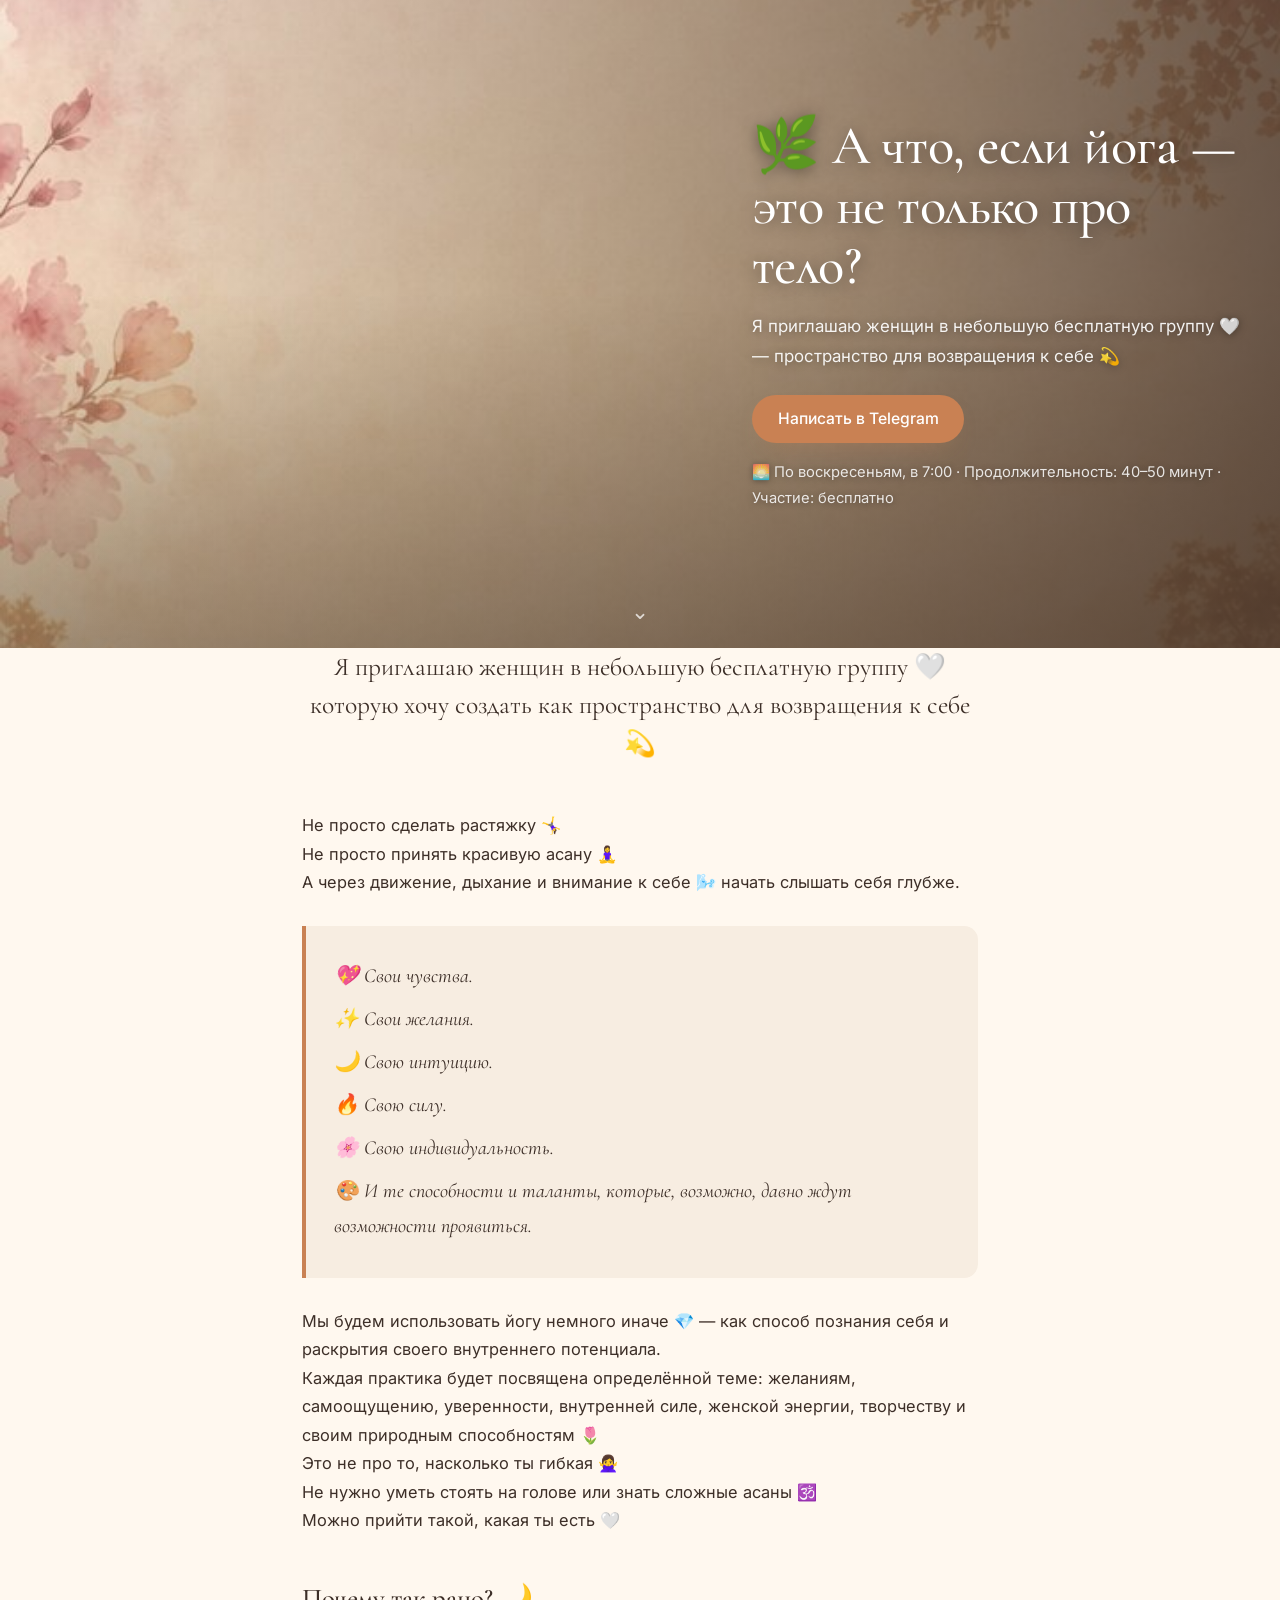
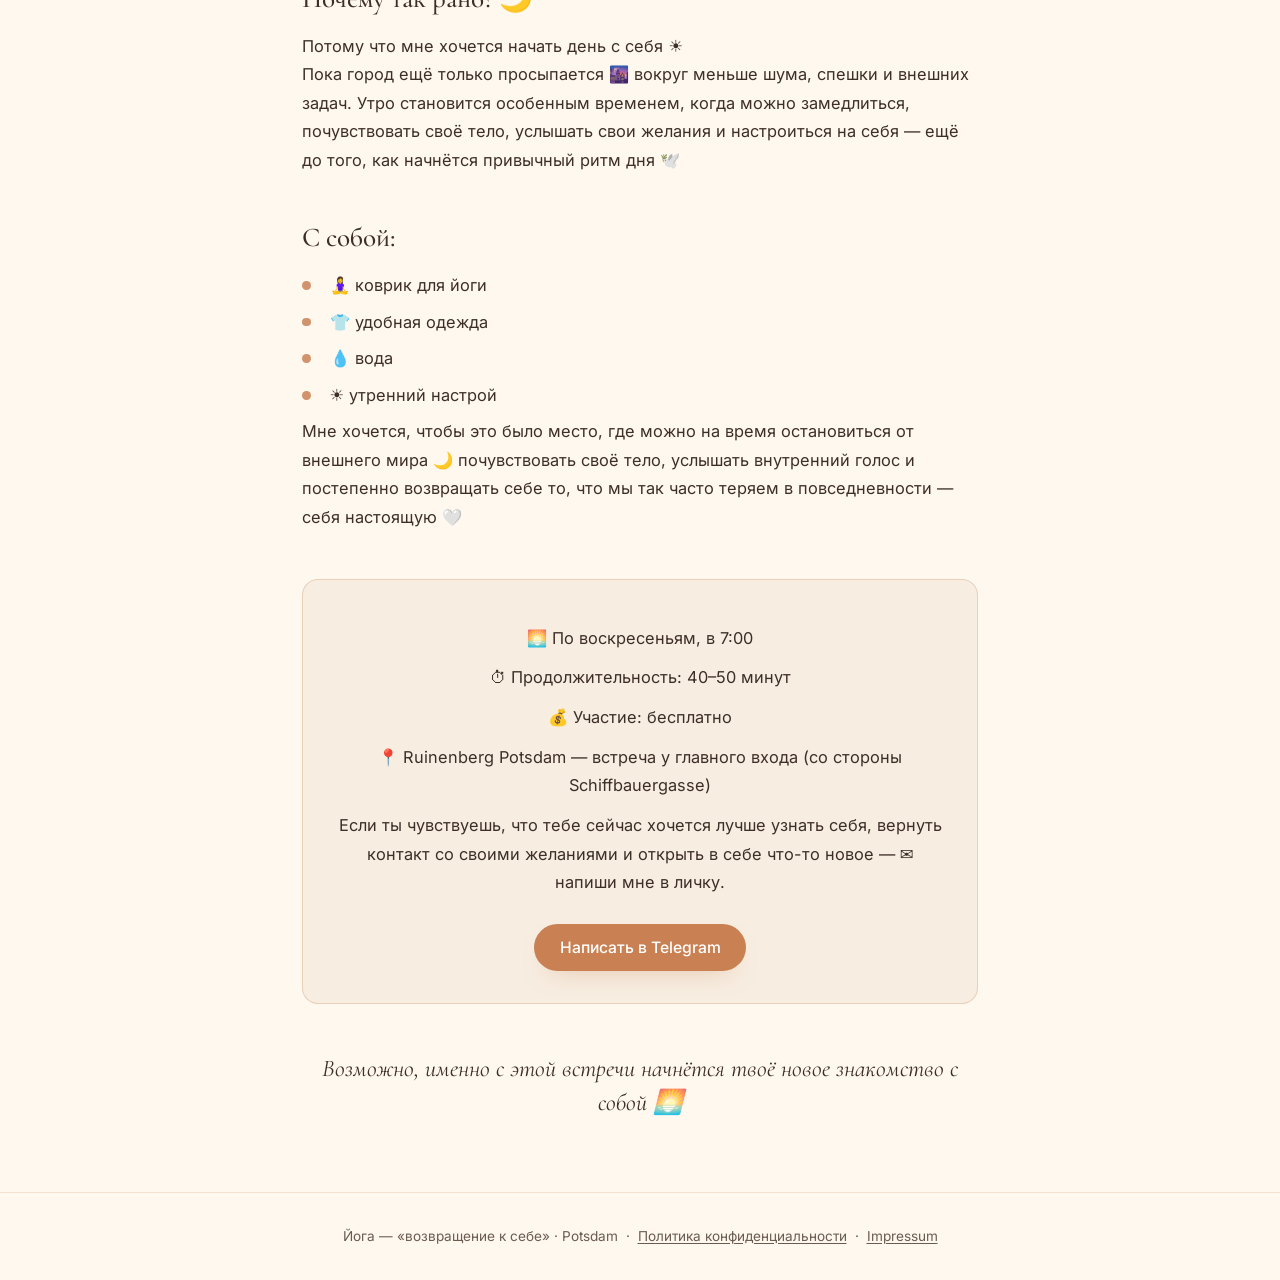
<file: index.html>
<!DOCTYPE html>
<html lang="ru">
<head>
<meta charset="UTF-8">
<meta name="viewport" content="width=device-width, initial-scale=1.0">
<meta http-equiv="Content-Security-Policy" content="default-src 'self'; style-src 'self' 'unsafe-inline'; img-src 'self' data:; font-src 'self'; script-src 'none'">
<title>Йога — возвращение к себе · Potsdam</title>
<meta name="description" content="Бесплатные уличные занятия йогой для женщин в Потсдаме. Возвращение к себе: движение, дыхание, внимание к себе. Тёплая практика в парке, не фитнес.">
<link rel="canonical" href="https://zedxter.github.io/k-sebe-yoga/" />
<script type="application/ld+json">
{
  "@context": "https://schema.org",
  "@type": "Event",
  "name": "Йога — возвращение к себе",
  "description": "Бесплатные уличные занятия йогой для женщин в Потсдаме. Возвращение к себе: движение, дыхание, внимание к себе.",
  "eventSchedule": {
    "@type": "Schedule",
    "byDay": "https://schema.org/Sunday",
    "startTime": "07:00",
    "duration": "PT50M"
  },
  "location": {
    "@type": "Place",
    "name": "Ruinenberg, Potsdam",
    "address": {
      "@type": "PostalAddress",
      "addressLocality": "Potsdam",
      "addressCountry": "DE"
    }
  },
  "organizer": {
    "@type": "Person",
    "name": "Йога - возвращение к себе",
    "url": "https://t.me/Yulia_yoga_innere_balance"
  },
  "offers": {
    "@type": "Offer",
    "price": "0",
    "priceCurrency": "EUR",
    "availability": "https://schema.org/InStock"
  }
}
</script>
<!-- Open Graph -->
<meta property="og:title" content="Йога — возвращение к себе · Potsdam">
<meta property="og:description" content="Бесплатные уличные занятия йогой для женщин в Потсдаме. Возвращение к себе: движение, дыхание, внимание к себе. Тёплая практика в парке, не фитнес.">
<meta property="og:image" content="https://zedxter.github.io/k-sebe-yoga/hero-wide.jpg">
<meta property="og:url" content="https://zedxter.github.io/k-sebe-yoga/">
<meta property="og:type" content="website">
<meta property="og:locale" content="ru_RU">
<!-- Twitter Card -->
<meta name="twitter:card" content="summary_large_image">
<meta name="twitter:title" content="Йога — возвращение к себе · Potsdam">
<meta name="twitter:description" content="Бесплатные уличные занятия йогой для женщин в Потсдаме. Возвращение к себе: движение, дыхание, внимание к себе. Тёплая практика в парке, не фитнес.">
<meta name="twitter:image" content="https://zedxter.github.io/k-sebe-yoga/hero-wide.jpg">
<!-- Cormorant Garamond (serif, премиальный) + Inter (sans-тело) — дизайн-система k-sebe-yoga -->
<link rel="preconnect" href="https://fonts.googleapis.com">
<link rel="preconnect" href="https://fonts.gstatic.com" crossorigin>
<link href="https://fonts.googleapis.com/css2?family=Cormorant+Garamond:ital,wght@0,400;0,500;0,600;1,400;1,500&family=Inter:wght@400;500;600&display=swap" rel="stylesheet">
<link rel="stylesheet" href="design.css">
<link rel="icon" type="image/svg+xml" href="data:image/svg+xml,%3Csvg xmlns='http://www.w3.org/2000/svg' viewBox='0 0 100 100'%3E%3Ccircle cx='50' cy='50' r='45' fill='%23C98153'/%3E%3Cpath d='M50 25 Q55 40 60 45 Q70 55 60 65 Q55 70 50 75 Q45 70 40 65 Q30 55 40 45 Q45 40 50 25Z' fill='%23FFF8EF' opacity='.9'/%3E%3C/svg%3E">
<style>
  /* ========== @font-face: Cormorant Garamond (serif) ========== */
  /* cyrillic-ext: normal 400/500/600, italic 400/500 */
  @font-face{font-family:'Cormorant Garamond';font-style:normal;font-weight:400;font-display:swap;src:url('frontend/fonts/CormorantGaramond-normal-cyrillic.woff2') format('woff2');unicode-range:U+0460-052F,U+1C80-1C8A,U+20B4,U+2DE0-2DFF,U+A640-A69F,U+FE2E-FE2F;}
  @font-face{font-family:'Cormorant Garamond';font-style:normal;font-weight:500;font-display:swap;src:url('frontend/fonts/CormorantGaramond-normal-cyrillic.woff2') format('woff2');unicode-range:U+0460-052F,U+1C80-1C8A,U+20B4,U+2DE0-2DFF,U+A640-A69F,U+FE2E-FE2F;}
  @font-face{font-family:'Cormorant Garamond';font-style:normal;font-weight:600;font-display:swap;src:url('frontend/fonts/CormorantGaramond-normal-cyrillic.woff2') format('woff2');unicode-range:U+0460-052F,U+1C80-1C8A,U+20B4,U+2DE0-2DFF,U+A640-A69F,U+FE2E-FE2F;}
  @font-face{font-family:'Cormorant Garamond';font-style:italic;font-weight:400;font-display:swap;src:url('frontend/fonts/CormorantGaramond-italic-cyrillic-ext.woff2') format('woff2');unicode-range:U+0460-052F,U+1C80-1C8A,U+20B4,U+2DE0-2DFF,U+A640-A69F,U+FE2E-FE2F;}
  @font-face{font-family:'Cormorant Garamond';font-style:italic;font-weight:500;font-display:swap;src:url('frontend/fonts/CormorantGaramond-italic-cyrillic-ext.woff2') format('woff2');unicode-range:U+0460-052F,U+1C80-1C8A,U+20B4,U+2DE0-2DFF,U+A640-A69F,U+FE2E-FE2F;}
  /* cyrillic: normal 400/500/600, italic 400/500 */
  @font-face{font-family:'Cormorant Garamond';font-style:normal;font-weight:400;font-display:swap;src:url('frontend/fonts/CormorantGaramond-normal-cyrillic.woff2') format('woff2');unicode-range:U+0301,U+0400-045F,U+0490-0491,U+04B0-04B1,U+2116;}
  @font-face{font-family:'Cormorant Garamond';font-style:normal;font-weight:500;font-display:swap;src:url('frontend/fonts/CormorantGaramond-normal-cyrillic.woff2') format('woff2');unicode-range:U+0301,U+0400-045F,U+0490-0491,U+04B0-04B1,U+2116;}
  @font-face{font-family:'Cormorant Garamond';font-style:normal;font-weight:600;font-display:swap;src:url('frontend/fonts/CormorantGaramond-normal-cyrillic.woff2') format('woff2');unicode-range:U+0301,U+0400-045F,U+0490-0491,U+04B0-04B1,U+2116;}
  @font-face{font-family:'Cormorant Garamond';font-style:italic;font-weight:400;font-display:swap;src:url('frontend/fonts/CormorantGaramond-italic-cyrillic.woff2') format('woff2');unicode-range:U+0301,U+0400-045F,U+0490-0491,U+04B0-04B1,U+2116;}
  @font-face{font-family:'Cormorant Garamond';font-style:italic;font-weight:500;font-display:swap;src:url('frontend/fonts/CormorantGaramond-italic-cyrillic.woff2') format('woff2');unicode-range:U+0301,U+0400-045F,U+0490-0491,U+04B0-04B1,U+2116;}
  /* latin: normal 400/500/600, italic 400/500 */
  @font-face{font-family:'Cormorant Garamond';font-style:normal;font-weight:400;font-display:swap;src:url('frontend/fonts/CormorantGaramond-normal-latin.woff2') format('woff2');unicode-range:U+0000-00FF,U+0131,U+0152-0153,U+02BB-02BC,U+02C6,U+02DA,U+02DC,U+0304,U+0308,U+0329,U+2000-206F,U+20AC,U+2122,U+2191,U+2193,U+2212,U+2215,U+FEFF,U+FFFD;}
  @font-face{font-family:'Cormorant Garamond';font-style:normal;font-weight:500;font-display:swap;src:url('frontend/fonts/CormorantGaramond-normal-latin.woff2') format('woff2');unicode-range:U+0000-00FF,U+0131,U+0152-0153,U+02BB-02BC,U+02C6,U+02DA,U+02DC,U+0304,U+0308,U+0329,U+2000-206F,U+20AC,U+2122,U+2191,U+2193,U+2212,U+2215,U+FEFF,U+FFFD;}
  @font-face{font-family:'Cormorant Garamond';font-style:normal;font-weight:600;font-display:swap;src:url('frontend/fonts/CormorantGaramond-normal-latin.woff2') format('woff2');unicode-range:U+0000-00FF,U+0131,U+0152-0153,U+02BB-02BC,U+02C6,U+02DA,U+02DC,U+0304,U+0308,U+0329,U+2000-206F,U+20AC,U+2122,U+2191,U+2193,U+2212,U+2215,U+FEFF,U+FFFD;}
  @font-face{font-family:'Cormorant Garamond';font-style:italic;font-weight:400;font-display:swap;src:url('frontend/fonts/CormorantGaramond-italic-latin.woff2') format('woff2');unicode-range:U+0000-00FF,U+0131,U+0152-0153,U+02BB-02BC,U+02C6,U+02DA,U+02DC,U+0304,U+0308,U+0329,U+2000-206F,U+20AC,U+2122,U+2191,U+2193,U+2212,U+2215,U+FEFF,U+FFFD;}
  @font-face{font-family:'Cormorant Garamond';font-style:italic;font-weight:500;font-display:swap;src:url('frontend/fonts/CormorantGaramond-italic-latin.woff2') format('woff2');unicode-range:U+0000-00FF,U+0131,U+0152-0153,U+02BB-02BC,U+02C6,U+02DA,U+02DC,U+0304,U+0308,U+0329,U+2000-206F,U+20AC,U+2122,U+2191,U+2193,U+2212,U+2215,U+FEFF,U+FFFD;}
  /* ========== @font-face: Inter (sans) ========== */
  /* cyrillic-ext: normal 400/500/600 */
  @font-face{font-family:'Inter';font-style:normal;font-weight:400;font-display:swap;src:url('frontend/fonts/Inter-cyrillic.woff2') format('woff2');unicode-range:U+0460-052F,U+1C80-1C8A,U+20B4,U+2DE0-2DFF,U+A640-A69F,U+FE2E-FE2F;}
  @font-face{font-family:'Inter';font-style:normal;font-weight:500;font-display:swap;src:url('frontend/fonts/Inter-cyrillic.woff2') format('woff2');unicode-range:U+0460-052F,U+1C80-1C8A,U+20B4,U+2DE0-2DFF,U+A640-A69F,U+FE2E-FE2F;}
  @font-face{font-family:'Inter';font-style:normal;font-weight:600;font-display:swap;src:url('frontend/fonts/Inter-cyrillic.woff2') format('woff2');unicode-range:U+0460-052F,U+1C80-1C8A,U+20B4,U+2DE0-2DFF,U+A640-A69F,U+FE2E-FE2F;}
  /* cyrillic: normal 400/500/600 */
  @font-face{font-family:'Inter';font-style:normal;font-weight:400;font-display:swap;src:url('frontend/fonts/Inter-cyrillic.woff2') format('woff2');unicode-range:U+0301,U+0400-045F,U+0490-0491,U+04B0-04B1,U+2116;}
  @font-face{font-family:'Inter';font-style:normal;font-weight:500;font-display:swap;src:url('frontend/fonts/Inter-cyrillic.woff2') format('woff2');unicode-range:U+0301,U+0400-045F,U+0490-0491,U+04B0-04B1,U+2116;}
  @font-face{font-family:'Inter';font-style:normal;font-weight:600;font-display:swap;src:url('frontend/fonts/Inter-cyrillic.woff2') format('woff2');unicode-range:U+0301,U+0400-045F,U+0490-0491,U+04B0-04B1,U+2116;}
  /* latin: normal 400/500/600 */
  @font-face{font-family:'Inter';font-style:normal;font-weight:400;font-display:swap;src:url('frontend/fonts/Inter-latin.woff2') format('woff2');unicode-range:U+0000-00FF,U+0131,U+0152-0153,U+02BB-02BC,U+02C6,U+02DA,U+02DC,U+0304,U+0308,U+0329,U+2000-206F,U+20AC,U+2122,U+2191,U+2193,U+2212,U+2215,U+FEFF,U+FFFD;}
  @font-face{font-family:'Inter';font-style:normal;font-weight:500;font-display:swap;src:url('frontend/fonts/Inter-latin.woff2') format('woff2');unicode-range:U+0000-00FF,U+0131,U+0152-0153,U+02BB-02BC,U+02C6,U+02DA,U+02DC,U+0304,U+0308,U+0329,U+2000-206F,U+20AC,U+2122,U+2191,U+2193,U+2212,U+2215,U+FEFF,U+FFFD;}
  @font-face{font-family:'Inter';font-style:normal;font-weight:600;font-display:swap;src:url('frontend/fonts/Inter-cyrillic.woff2') format('woff2');unicode-range:U+0000-00FF,U+0131,U+0152-0153,U+02BB-02BC,U+02C6,U+02DA,U+02DC,U+0304,U+0308,U+0329,U+2000-206F,U+20AC,U+2122,U+2191,U+2193,U+2212,U+2215,U+FEFF,U+FFFD;}
  :root{
    --bg:#FFF8EF;        /* мрамор-беж — фон страницы */
    --card:#F7EDE1;      /* подложка карточек */
    --ink:#3D2F28;       /* тёплый шоколад — текст */
    --muted:#6B5B50;     /* secondary — мета и footer (design.css --color-secondary) */
    --accent:#C98153;    /* терракота — ТОЛЬКО заголовки-акценты и CTA */
    --white:#FFFFFF;
    --serif:'Cormorant Garamond', Georgia, serif;
    --sans:'Inter', system-ui, -apple-system, 'Segoe UI', sans-serif;
  }
  *{box-sizing:border-box;margin:0;padding:0;}
  html{scroll-behavior:smooth;}
  html,body{overflow-x:hidden;width:100%;}
  body{
    background:var(--bg);
    color:var(--ink);
    font-family:var(--sans);
    font-size:1.02rem;
    line-height:1.75;
    -webkit-font-smoothing:antialiased;
  }
  .hero{
    position:relative;
    width:100%;
    min-height:72vh;
    display:flex;
    align-items:center;
    overflow:hidden;
  }
  .hero-img{
    position:absolute;
    inset:0;
    width:100%;
    height:100%;
    object-fit:cover;
    object-position:left 22%;
  }
  .hero-overlay{
    position:absolute;
    inset:0;
    background:linear-gradient(to right, rgba(75,55,43,0) 0%, rgba(75,55,43,.35) 45%, rgba(75,55,43,.82) 100%),
               linear-gradient(to top, rgba(75,55,43,.5), rgba(75,55,43,0) 55%);
    pointer-events:none;
  }
  .hero-copy{
    position:relative;
    z-index:2;
    max-width:560px;
    margin-left:auto;
    margin-top:auto;margin-bottom:auto;
    align-self:center;
    padding:0 2rem 1.2rem;
    text-align:left;
    color:#fff;
  }
  .hero-copy h1{
    font-family:var(--serif);
    font-weight:500;
    font-size:clamp(2rem,5vw,3.4rem);
    line-height:1.1;
    letter-spacing:-0.01em;
    margin-bottom:1rem;
    text-shadow:0 2px 16px rgba(0,0,0,.4);
  }
  .hero-sub{
    color:rgba(255,255,255,.92);
    font-size:1.05rem;
    margin-bottom:1.5rem;
    text-shadow:0 1px 8px rgba(0,0,0,.35);
  }
  .btn{
    display:inline-block;
    background:var(--accent);
    color:#fff;
    font-family:var(--sans);
    font-weight:500;
    font-size:0.98rem;
    padding:0.8rem 1.6rem;
    border-radius:999px;
    text-decoration:none;
    box-shadow:0 12px 26px -16px rgba(201,129,83,.55);
    transition:transform .15s, box-shadow .15s;
  }
  .btn:hover{transform:translateY(-2px);box-shadow:0 16px 30px -16px rgba(201,129,83,.6);}
  .btn:focus-visible{outline:2px solid var(--white);outline-offset:2px;border-radius:999px;}
  /* Строчка доверия под CTA (паттерн успешных лендингов: trust signal у первого CTA) */
  .hero-trust{
    margin-top:1.1rem;
    color:rgba(255,255,255,.85);
    font-size:0.92rem;
    font-family:var(--sans);
    text-shadow:0 1px 6px rgba(0,0,0,.35);
  }
  .scroll-hint{
    position:absolute;
    left:0;right:0;bottom:1.1rem;
    text-align:center;
    color:rgba(255,255,255,.75);
    font-size:1.35rem;
    animation:scrollbob 2s infinite;
    pointer-events:none;
    z-index:3;
  }
  @keyframes scrollbob{
    0%,100%{transform:translateY(0);opacity:.7}
    50%{transform:translateY(6px);opacity:1}
  }
  main{max-width:720px;margin:0 auto;padding:0 1.4rem 4.5rem;}
  .lead{
    font-family:var(--serif);
    font-size:clamp(1.35rem,2.6vw,1.6rem);
    line-height:1.5;
    text-align:center;
    margin-bottom:3rem;
  }
  section{margin:3rem 0;}
  h2{
    font-family:var(--serif);
    font-weight:500;
    font-size:1.7rem;
    line-height:1.2;
    margin-bottom:1rem;
    color:var(--ink);
  }
  .manifesto{
    background:var(--card);
    border-left:4px solid var(--accent);
    padding:1.6rem 1.7rem;
    margin:1.8rem 0;
    border-radius:0 14px 14px 0;
  }
  .manifesto .item{
    display:block;
    font-family:var(--serif);
    font-size:1.25rem;
    font-style:italic;
    margin:0.5rem 0;
  }
  ul.check{list-style:none;margin-top:0.8rem;}
  ul.check li{
    margin:0.5rem 0;
    padding-left:1.7rem;
    position:relative;
  }
  ul.check li::before{
    content:"";
    position:absolute;left:0;top:0.62em;
    width:0.55rem;height:0.55rem;
    background:var(--accent);
    border-radius:50%;
    opacity:.85;
  }
  .meta{color:var(--muted);line-height:1.9;}
  .notes{
    background:var(--card);
    border:1px solid rgba(201,129,83,.28);
    border-radius:16px;
    padding:2rem 1.9rem;
    margin:2.4rem 0;
    text-align:center;
  }
  .notes p{margin:0.7rem 0;}
  .notes .btn{margin:1rem auto 0;}
  .closing{
    font-family:var(--serif);
    font-size:1.5rem;
    font-style:italic;
    line-height:1.4;
    text-align:center;
    margin-top:3rem;
  }
  footer{
    text-align:center;
    padding:2rem 1rem;
    font-size:0.85rem;
    color:var(--muted);
    border-top:1px solid rgba(201,129,83,.2);
  }
footer a{
    color:var(--muted);
    text-decoration:underline;
    text-underline-offset:0.18em;
  }
  footer a:hover{color:var(--accent);}
  footer a:focus-visible{
    outline:2px solid var(--accent);
    outline-offset:3px;
  }
  @media(max-width:720px){
    .hero{min-height:0;aspect-ratio:auto;padding:0;}
    .hero-img{position:relative;inset:auto;width:100%;height:auto;object-fit:fill;object-position:initial;display:block;}
    .hero-overlay{background:linear-gradient(to bottom, rgba(75,55,43,.6) 0%, rgba(75,55,43,0) 42%);}
    .hero-copy{position:absolute;top:.9rem;left:0;right:0;max-width:none;margin:0;padding:0 1.2rem;text-align:center;width:100%;}
    .hero-copy h1{text-align:center;font-size:clamp(1.3rem,5.4vw,1.8rem);line-height:1.15;margin-bottom:.45rem;}
    .hero-sub{text-align:center;font-size:.9rem;margin-bottom:.7rem;line-height:1.4;}
    .btn{display:inline-block;width:auto;padding:.65rem 1.4rem;font-size:.9rem;}
    .hero-trust{text-align:center;font-size:.8rem;margin-top:.7rem;line-height:1.4;}
    main{padding-top:1.6rem;}
    .lead{text-align:center;}
  }
  @media(max-width:370px){
    .hero-copy{top:.7rem;padding:0 .9rem;}
    .hero-copy h1{font-size:clamp(1.05rem,5vw,1.3rem);line-height:1.15;margin-bottom:.3rem;}
    .hero-sub{font-size:.8rem;line-height:1.3;margin-bottom:.55rem;}
    .btn{padding:.55rem 1.2rem;font-size:.84rem;line-height:1.3;}
    .hero-trust{font-size:.74rem;line-height:1.3;margin-top:.5rem;}
  }
</style>
</head>
<body>

<div class="hero">
  <picture>
    <source media="(min-width:721px)" srcset="hero-wide.jpg" />
    <source media="(max-width:720px)" srcset="hero-mobile.jpg" />
    <img class="hero-img" src="hero-wide.jpg" alt="Йога — возвращение к себе" />
  </picture>
  <div class="hero-overlay"></div>
  <div class="hero-copy">
    <h1>🌿 А что, если йога — это не только про тело?</h1>
    <div class="hero-sub">Я приглашаю женщин в небольшую бесплатную группу 🤍 — пространство для возвращения к себе 💫</div>
    <a class="btn" href="https://t.me/Yulia_yoga_innere_balance">Написать в Telegram</a>
    <div class="hero-trust">🌅 По воскресеньям, в 7:00 · Продолжительность: 40–50 минут · Участие: бесплатно</div>
  </div>
  <div class="scroll-hint" aria-hidden="true">⌄</div>
</div>

<main>

  <p class="lead">Я приглашаю женщин в небольшую бесплатную группу 🤍 которую хочу создать как пространство для возвращения к себе 💫</p>

  <section>
    <p>Не просто сделать растяжку 🤸‍♀️<br>
Не просто принять красивую асану 🧘‍♀️<br>
А через движение, дыхание и внимание к себе 🌬️ начать слышать себя глубже.</p>
    <div class="manifesto">
      <span class="item">💖 Свои чувства.</span>
      <span class="item">✨ Свои желания.</span>
      <span class="item">🌙 Свою интуицию.</span>
      <span class="item">🔥 Свою силу.</span>
      <span class="item">🌸 Свою индивидуальность.</span>
      <span class="item">🎨 И те способности и таланты, которые, возможно, давно ждут возможности проявиться.</span>
    </div>
    <p>Мы будем использовать йогу немного иначе 💎 — как способ познания себя и раскрытия своего внутреннего потенциала.</p>
    <p>Каждая практика будет посвящена определённой теме: желаниям, самоощущению, уверенности, внутренней силе, женской энергии, творчеству и своим природным способностям 🌷</p>
    <p>Это не про то, насколько ты гибкая 🙅‍♀️<br>
Не нужно уметь стоять на голове или знать сложные асаны 🕉️</p>
    <p>Можно прийти такой, какая ты есть 🤍</p>
  </section>

  <section>
    <h2>Почему так рано? 🌙</h2>
    <p>Потому что мне хочется начать день с себя ☀️</p>
    <p>Пока город ещё только просыпается 🌆 вокруг меньше шума, спешки и внешних задач. Утро становится особенным временем, когда можно замедлиться, почувствовать своё тело, услышать свои желания и настроиться на себя — ещё до того, как начнётся привычный ритм дня 🕊️</p>
  </section>

  <section>
    <h2>С собой:</h2>
    <ul class="check">
      <li>🧘‍♀️ коврик для йоги</li>
      <li>👕 удобная одежда</li>
      <li>💧 вода</li>
      <li>☀️ утренний настрой</li>
    </ul>
    <p>Мне хочется, чтобы это было место, где можно на время остановиться от внешнего мира 🌙 почувствовать своё тело, услышать внутренний голос и постепенно возвращать себе то, что мы так часто теряем в повседневности — себя настоящую 🤍</p>
  </section>

  <div class="notes">
    <p>🌅 По воскресеньям, в 7:00</p>
    <p>⏱ Продолжительность: 40–50 минут</p>
    <p>💰 Участие: бесплатно</p>
    <p>📍 Ruinenberg Potsdam — встреча у главного входа (со стороны Schiffbauergasse)</p>
    <p>Если ты чувствуешь, что тебе сейчас хочется лучше узнать себя, вернуть контакт со своими желаниями и открыть в себе что-то новое — ✉️ напиши мне в личку.</p>
    <a class="btn" href="https://t.me/Yulia_yoga_innere_balance">Написать в Telegram</a>
  </div>

  <p class="closing">Возможно, именно с этой встречи начнётся твоё новое знакомство с собой 🌅</p>

</main>

<footer>
  Йога — «возвращение к себе» · Potsdam&nbsp;&nbsp;·&nbsp;&nbsp;<a href="frontend/privacy.html">Политика конфиденциальности</a>&nbsp;&nbsp;·&nbsp;&nbsp;<a href="impressum.html">Impressum</a>
</footer>

</body>
</html>
</file>
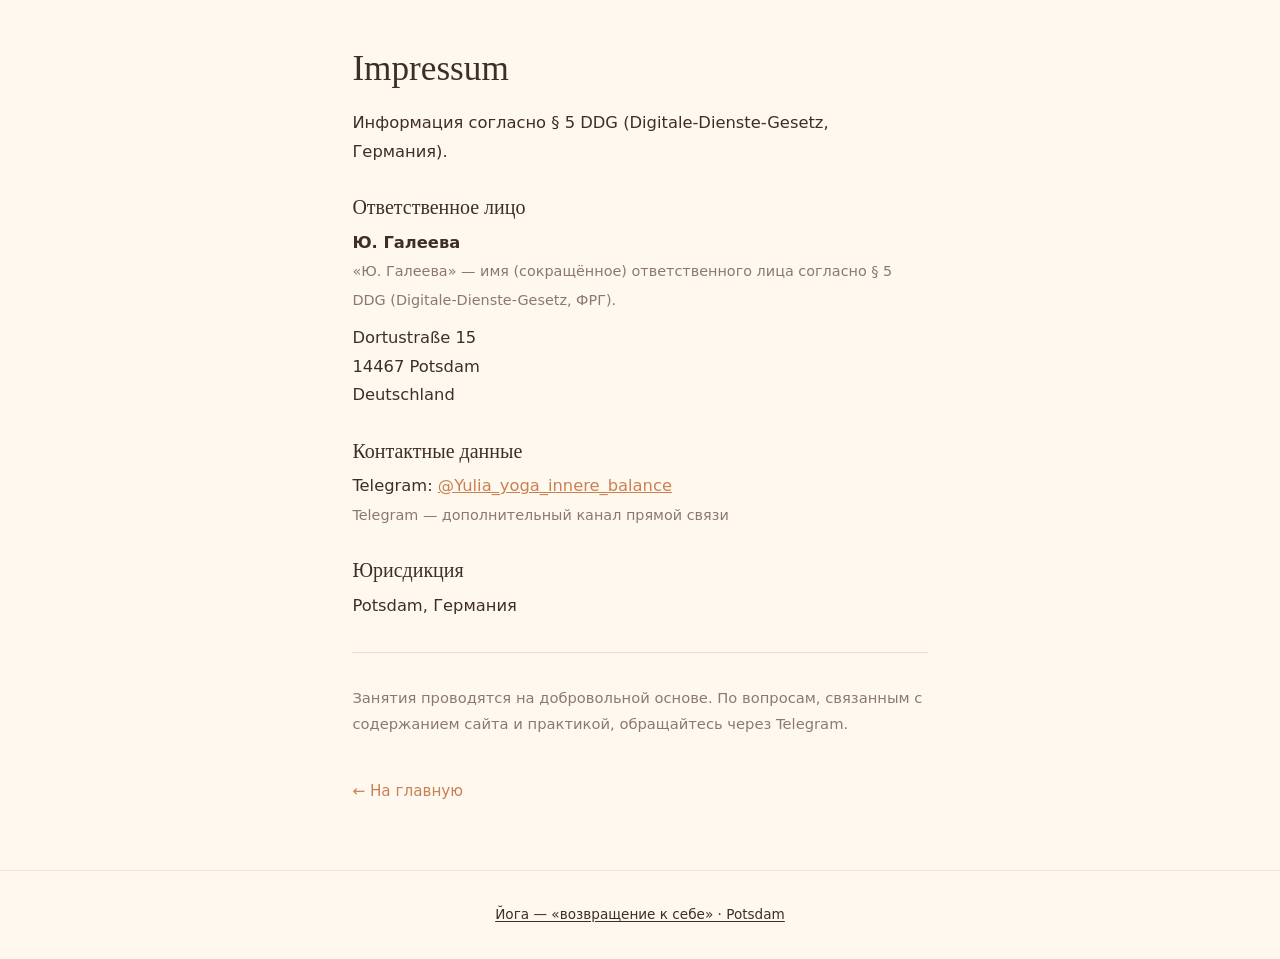
<file: impressum.html>
<!DOCTYPE html>
<html lang="de">
<head>
<meta charset="UTF-8">
<meta name="viewport" content="width=device-width, initial-scale=1.0">
<meta http-equiv="Content-Security-Policy" content="default-src 'self'; style-src 'self' 'unsafe-inline'; img-src 'self' data:; font-src 'self'; script-src 'none'">
<title>Impressum — Йога — возвращение к себе · Potsdam</title>
<meta name="description" content="Юридическая информация (Impressum) сайта йога-практики в Потсдаме.">

<style>
  :root{
    --bg:#FFF8EF;
    --card:#F7EDE1;
    --ink:#3D2F28;
    --muted:#8a7a6e;
    --accent:#C98153;
    --white:#FFFFFF;
    --serif:'Cormorant Garamond', Georgia, serif;
    --sans:'Inter', system-ui, -apple-system, 'Segoe UI', sans-serif;
  }
  *{box-sizing:border-box;margin:0;padding:0;}
  html{scroll-behavior:smooth;}
  body{
    background:var(--bg);
    color:var(--ink);
    font-family:var(--sans);
    font-size:1.02rem;
    line-height:1.75;
    -webkit-font-smoothing:antialiased;
    display:flex;
    flex-direction:column;
    min-height:100vh;
  }
  main{
    flex:1;
    max-width:620px;
    margin:0 auto;
    padding:3rem 1.4rem 4rem;
  }
  h1{
    font-family:var(--serif);
    font-weight:500;
    font-size:clamp(1.6rem,3.5vw,2.2rem);
    line-height:1.2;
    margin-bottom:1.2rem;
    color:var(--ink);
  }
  h2{
    font-family:var(--serif);
    font-weight:500;
    font-size:1.25rem;
    line-height:1.2;
    margin-top:1.8rem;
    margin-bottom:0.5rem;
    color:var(--ink);
  }
  p{margin:0.6rem 0;color:var(--ink);}
  .meta{color:var(--muted);font-size:0.9rem;}
  hr{
    border:none;
    border-top:1px solid rgba(201,129,83,.25);
    margin:2rem 0;
  }
  .back-link{
    display:inline-block;
    margin-top:2rem;
    color:var(--accent);
    text-decoration:none;
    font-size:0.95rem;
    font-weight:500;
  }
  .back-link:hover{text-decoration:underline;}
  .legal-note{
    background:var(--card);
    border-radius:12px;
    padding:1.2rem 1.5rem;
    margin-top:2rem;
    font-size:0.92rem;
    color:var(--muted);
  }
  footer{
    text-align:center;
    padding:2rem 1rem;
    font-size:0.85rem;
    color:var(--muted);
    border-top:1px solid rgba(201,129,83,.2);
  }
  footer a{
    color:var(--ink);
    text-decoration:underline;
    text-underline-offset:0.18em;
  }
  footer a:hover{color:var(--accent);}
  footer a:focus-visible{
    outline:2px solid var(--accent);
    outline-offset:3px;
  }

  @media(max-width:500px){
    main{padding:2rem 1.2rem 3rem;}
  }
</style>
</head>
<body>

<main>
  <h1>Impressum</h1>

  <p>Информация согласно §&nbsp;5 DDG (Digitale-Dienste-Gesetz, Германия).</p>

  <h2>Ответственное лицо</h2>
  <p>
    <strong>Ю. Галеева</strong><br>
    <span class="meta">«Ю. Галеева» — имя (сокращённое) ответственного лица согласно §&nbsp;5 DDG (Digitale-Dienste-Gesetz, ФРГ).</span>
  </p>
  <p>
    Dortustraße 15<br>
    14467 Potsdam<br>
    Deutschland
  </p>

  <h2>Контактные данные</h2>
  <p>
    Telegram: <a href="https://t.me/Yulia_yoga_innere_balance" style="color:var(--accent);">@Yulia_yoga_innere_balance</a><br>
    <span class="meta">Telegram — дополнительный канал прямой связи</span>
  </p>

  <h2>Юрисдикция</h2>
  <p>Potsdam, Германия</p>

  <hr>

  <p style="font-size:0.92rem;color:var(--muted);">
    Занятия проводятся на добровольной основе. По вопросам, связанным с содержанием сайта и практикой, обращайтесь через Telegram.
  </p>

  <a class="back-link" href="index.html">← На главную</a>
</main>

<footer>
  <a href="index.html">Йога — «возвращение к себе» · Potsdam</a>
</footer>

</body>
</html>
</file>
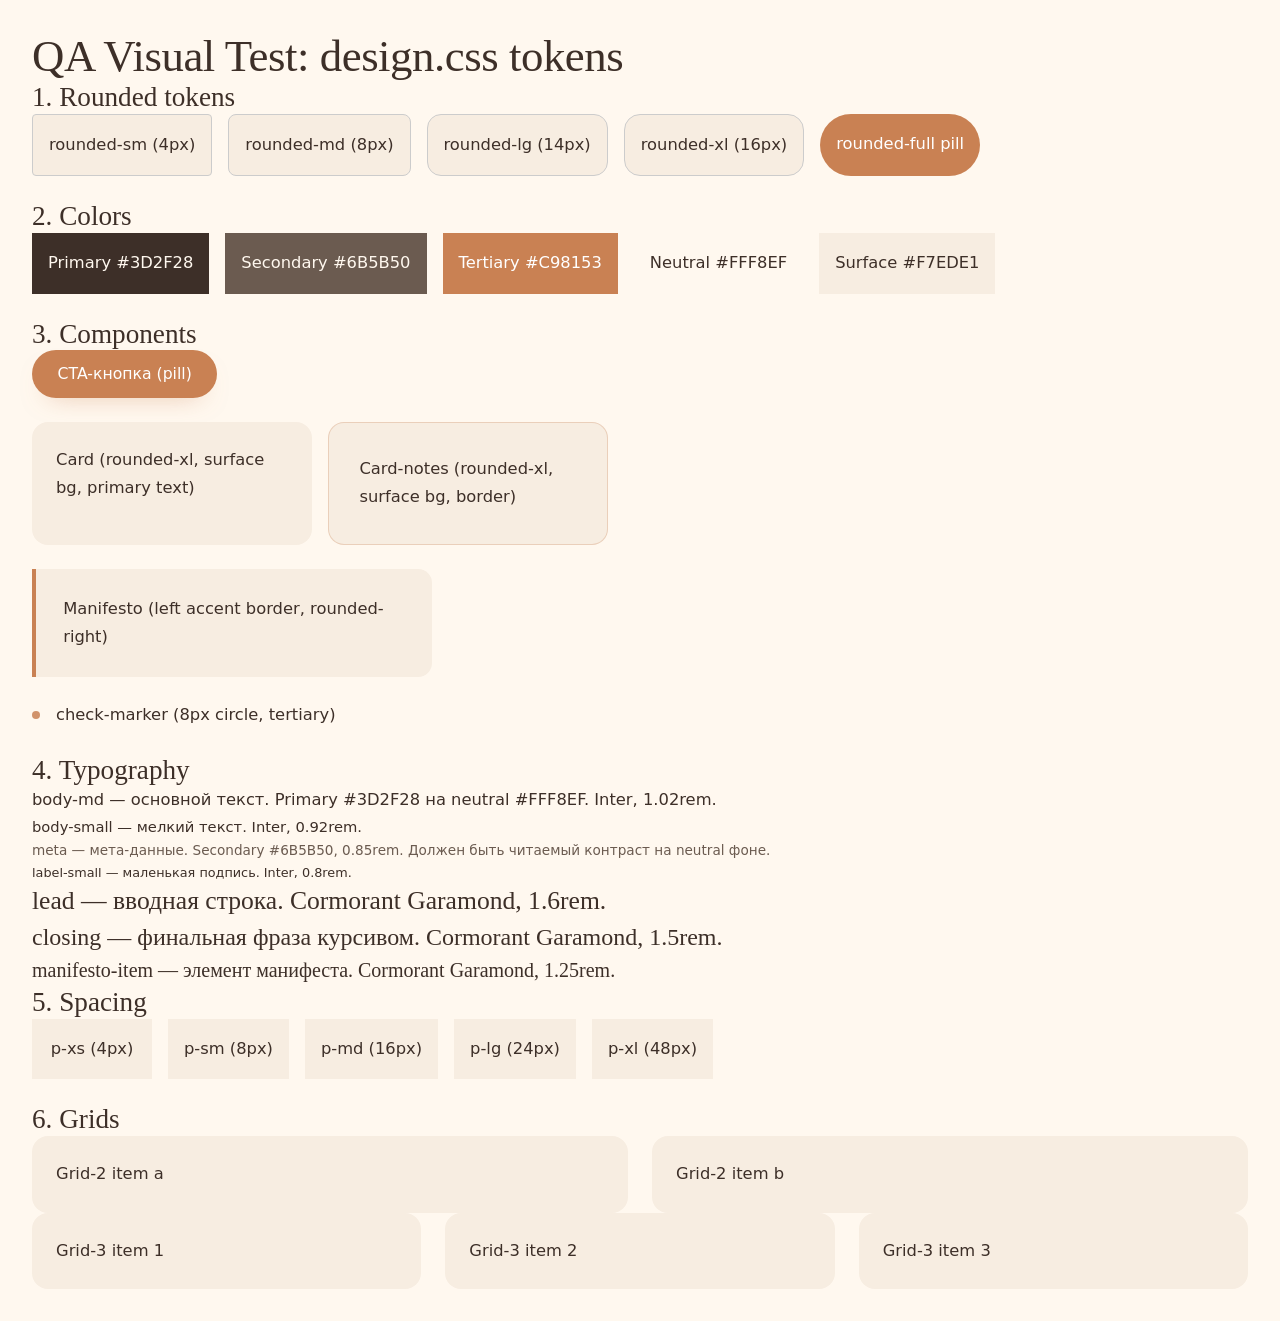
<file: qa-visual-test.html>
<!DOCTYPE html>
<html lang="ru">
<head>
<meta charset="UTF-8">
<meta name="viewport" content="width=device-width, initial-scale=1.0">
<title>QA: design.css visual test</title>
<link href="design.css" rel="stylesheet">
<style>
  body { padding: 2rem; }
  .qa-row { display: flex; gap: 1rem; flex-wrap: wrap; margin-bottom: 1.5rem; }
  .qa-block { padding: 1rem; min-width: 120px; text-align: center; }
</style>
</head>
<body>

<h1 class="h1">QA Visual Test: design.css tokens</h1>

<h2 class="h2">1. Rounded tokens</h2>
<div class="qa-row">
  <div class="qa-block rounded-sm" style="background:var(--color-surface);border:1px solid #ccc">rounded-sm (4px)</div>
  <div class="qa-block rounded-md" style="background:var(--color-surface);border:1px solid #ccc">rounded-md (8px)</div>
  <div class="qa-block rounded-lg" style="background:var(--color-surface);border:1px solid #ccc">rounded-lg (14px)</div>
  <div class="qa-block rounded-xl" style="background:var(--color-surface);border:1px solid #ccc">rounded-xl (16px)</div>
  <div class="qa-block rounded-full" style="background:var(--color-tertiary);color:var(--color-on-tertiary);border:none">rounded-full pill</div>
</div>

<h2 class="h2">2. Colors</h2>
<div class="qa-row">
  <div class="qa-block" style="background:var(--color-primary);color:var(--color-on-primary)">Primary #3D2F28</div>
  <div class="qa-block" style="background:var(--color-secondary);color:var(--color-on-primary)">Secondary #6B5B50</div>
  <div class="qa-block" style="background:var(--color-tertiary);color:var(--color-on-tertiary)">Tertiary #C98153</div>
  <div class="qa-block" style="background:var(--color-neutral)">Neutral #FFF8EF</div>
  <div class="qa-block" style="background:var(--color-surface)">Surface #F7EDE1</div>
</div>

<h2 class="h2">3. Components</h2>
<div class="qa-row">
  <a class="btn" href="#">CTA-кнопка (pill)</a>
</div>
<div class="qa-row">
  <div class="card" style="max-width:280px">Card (rounded-xl, surface bg, primary text)</div>
  <div class="card-notes" style="max-width:280px">Card-notes (rounded-xl, surface bg, border)</div>
</div>
<div class="qa-row">
  <div class="manifesto" style="max-width:400px">Manifesto (left accent border, rounded-right)</div>
</div>
<div class="qa-row" style="align-items:center">
  <span class="check-marker"></span> check-marker (8px circle, tertiary)
</div>

<h2 class="h2">4. Typography</h2>
<p class="body-md">body-md — основной текст. Primary #3D2F28 на neutral #FFF8EF. Inter, 1.02rem.</p>
<p class="body-small">body-small — мелкий текст. Inter, 0.92rem.</p>
<p class="meta">meta — мета-данные. Secondary #6B5B50, 0.85rem. Должен быть читаемый контраст на neutral фоне.</p>
<p class="label-small">label-small — маленькая подпись. Inter, 0.8rem.</p>
<p class="lead">lead — вводная строка. Cormorant Garamond, 1.6rem.</p>
<p class="closing">closing — финальная фраза курсивом. Cormorant Garamond, 1.5rem.</p>
<p class="manifesto-item">manifesto-item — элемент манифеста. Cormorant Garamond, 1.25rem.</p>

<h2 class="h2">5. Spacing</h2>
<div class="qa-row">
  <div class="qa-block p-xs" style="background:var(--color-surface)">p-xs (4px)</div>
  <div class="qa-block p-sm" style="background:var(--color-surface)">p-sm (8px)</div>
  <div class="qa-block p-md" style="background:var(--color-surface)">p-md (16px)</div>
  <div class="qa-block p-lg" style="background:var(--color-surface)">p-lg (24px)</div>
  <div class="qa-block p-xl" style="background:var(--color-surface)">p-xl (48px)</div>
</div>

<h2 class="h2">6. Grids</h2>
<div class="grid-2">
  <div class="card">Grid-2 item a</div>
  <div class="card">Grid-2 item b</div>
</div>
<div class="grid-3">
  <div class="card">Grid-3 item 1</div>
  <div class="card">Grid-3 item 2</div>
  <div class="card">Grid-3 item 3</div>
</div>

</body>
</html>
</file>
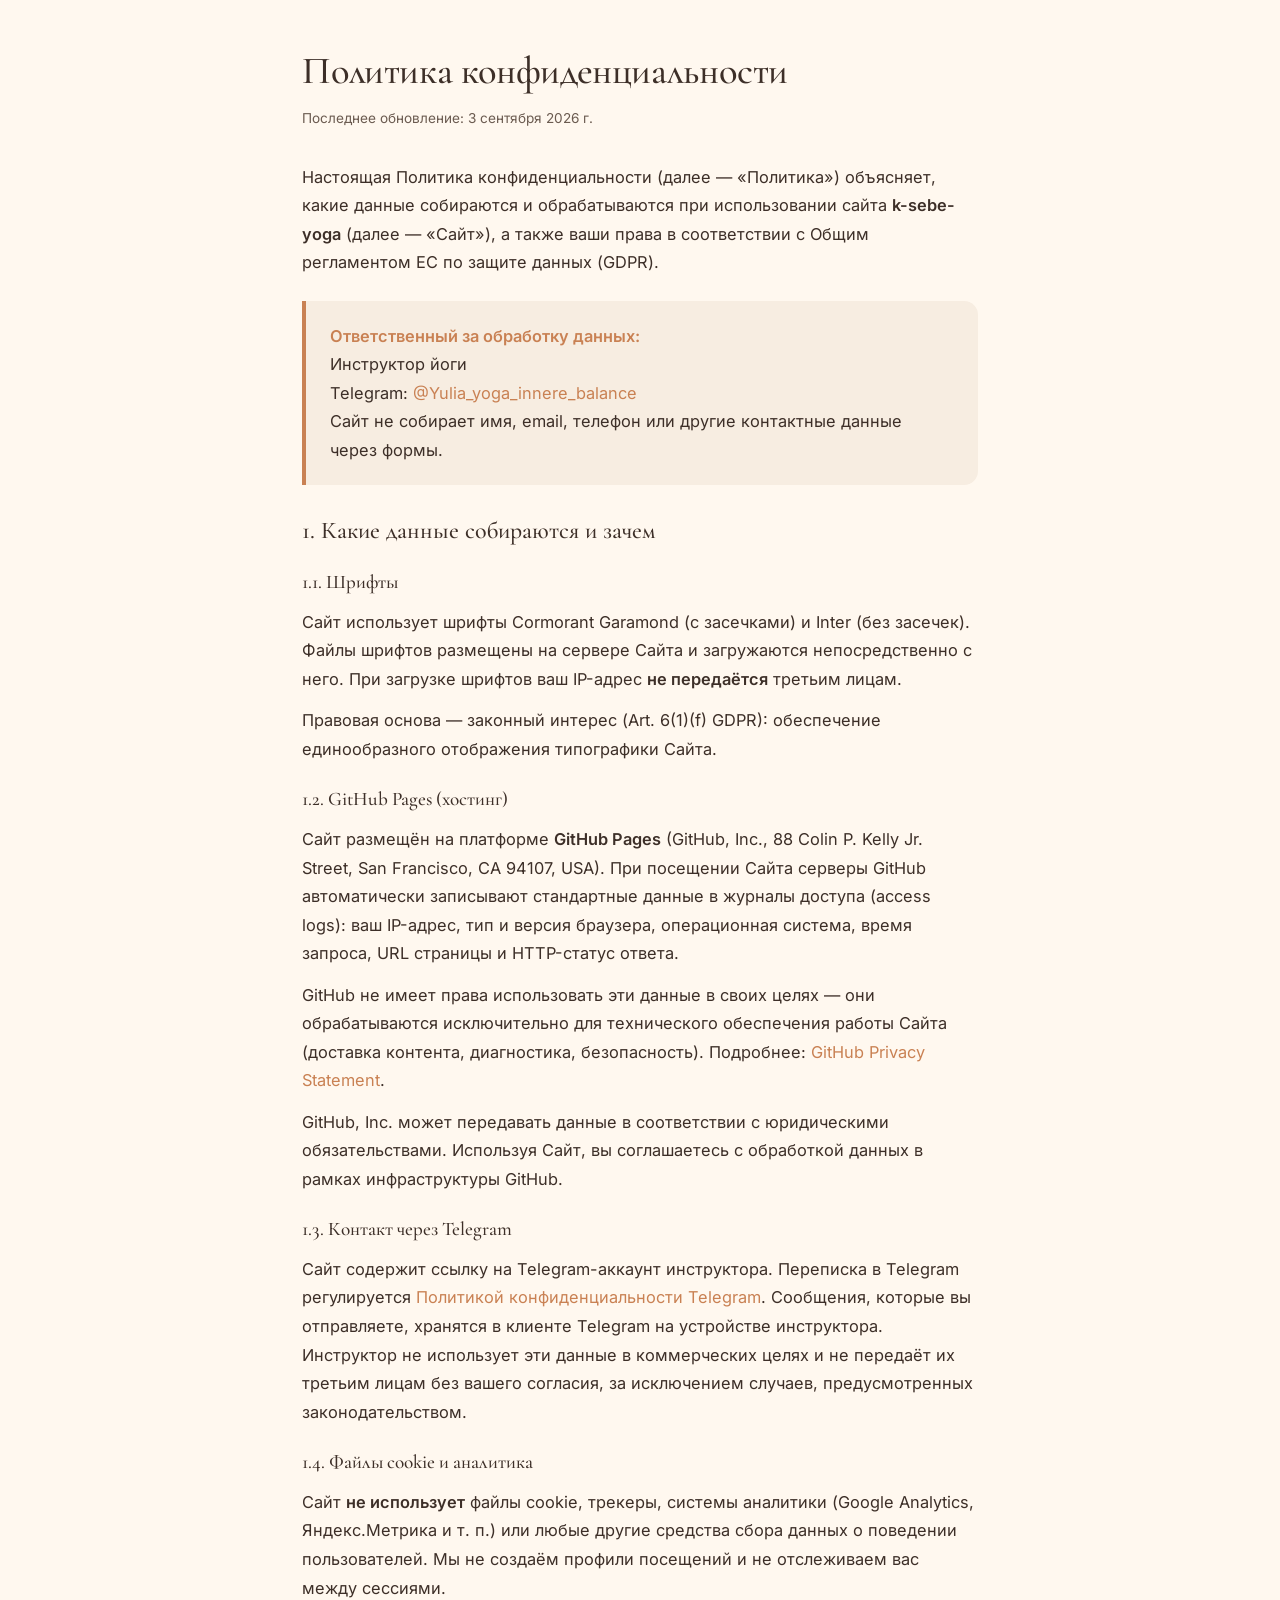
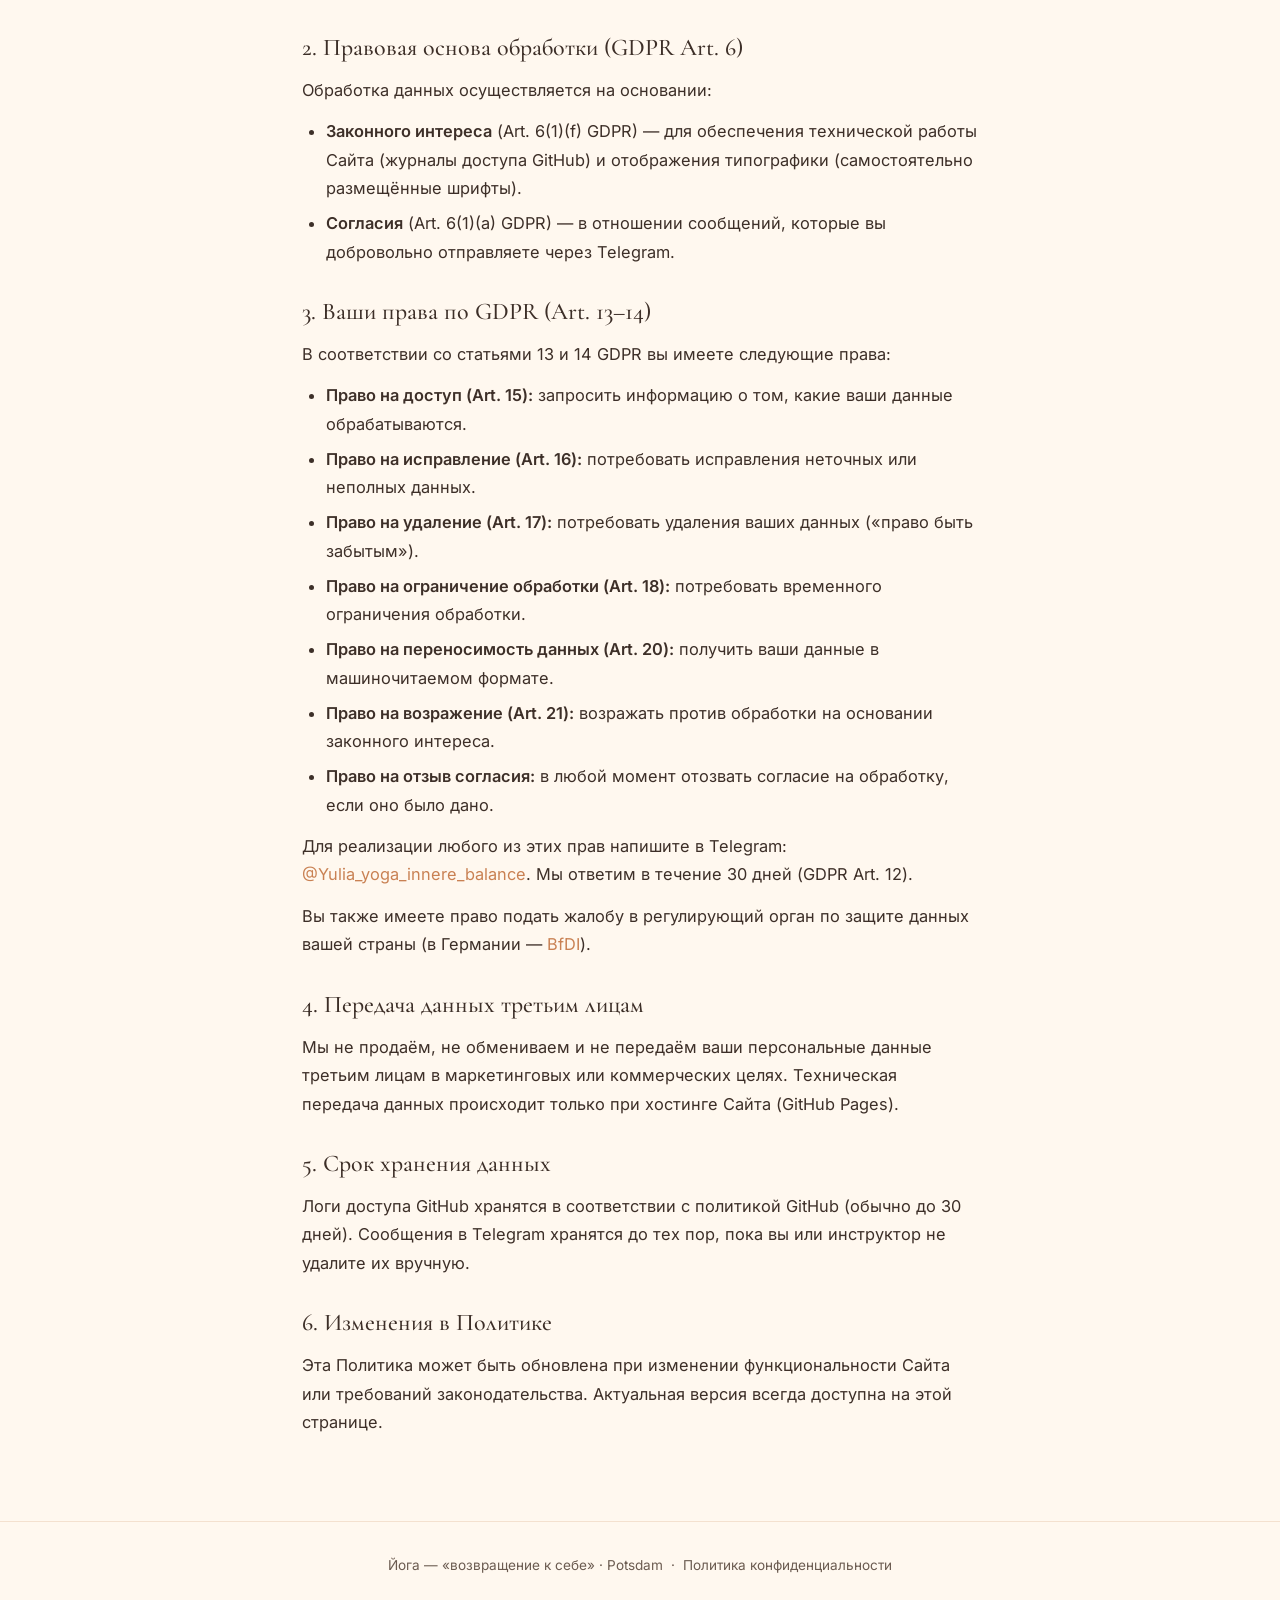
<file: frontend/privacy.html>
<!DOCTYPE html>
<html lang="ru">
<head>
<meta charset="UTF-8">
<meta name="viewport" content="width=device-width, initial-scale=1.0">
<title>Политика конфиденциальности · Йога — возвращение к себе</title>
<meta name="description" content="Политика конфиденциальности сайта k-sebe-yoga. Какие данные мы собираем, как их обрабатываем и ваши права по GDPR.">
<!-- Cormorant Garamond (serif) + Inter (sans) — дизайн-система k-sebe-yoga -->
<link rel="stylesheet" href="../design.css">
<style>
  /* ========== @font-face: Cormorant Garamond (serif) ========== */
  /* cyrillic-ext: normal 400/500/600, italic 400/500 */
  @font-face{font-family:'Cormorant Garamond';font-style:normal;font-weight:400;font-display:swap;src:url('fonts/CormorantGaramond-normal-cyrillic.woff2') format('woff2');unicode-range:U+0460-052F,U+1C80-1C8A,U+20B4,U+2DE0-2DFF,U+A640-A69F,U+FE2E-FE2F;}
  @font-face{font-family:'Cormorant Garamond';font-style:normal;font-weight:500;font-display:swap;src:url('fonts/CormorantGaramond-normal-cyrillic.woff2') format('woff2');unicode-range:U+0460-052F,U+1C80-1C8A,U+20B4,U+2DE0-2DFF,U+A640-A69F,U+FE2E-FE2F;}
  @font-face{font-family:'Cormorant Garamond';font-style:normal;font-weight:600;font-display:swap;src:url('fonts/CormorantGaramond-normal-cyrillic.woff2') format('woff2');unicode-range:U+0460-052F,U+1C80-1C8A,U+20B4,U+2DE0-2DFF,U+A640-A69F,U+FE2E-FE2F;}
  @font-face{font-family:'Cormorant Garamond';font-style:italic;font-weight:400;font-display:swap;src:url('fonts/CormorantGaramond-italic-cyrillic-ext.woff2') format('woff2');unicode-range:U+0460-052F,U+1C80-1C8A,U+20B4,U+2DE0-2DFF,U+A640-A69F,U+FE2E-FE2F;}
  @font-face{font-family:'Cormorant Garamond';font-style:italic;font-weight:500;font-display:swap;src:url('fonts/CormorantGaramond-italic-cyrillic-ext.woff2') format('woff2');unicode-range:U+0460-052F,U+1C80-1C8A,U+20B4,U+2DE0-2DFF,U+A640-A69F,U+FE2E-FE2F;}
  /* cyrillic: normal 400/500/600, italic 400/500 */
  @font-face{font-family:'Cormorant Garamond';font-style:normal;font-weight:400;font-display:swap;src:url('fonts/CormorantGaramond-normal-cyrillic.woff2') format('woff2');unicode-range:U+0301,U+0400-045F,U+0490-0491,U+04B0-04B1,U+2116;}
  @font-face{font-family:'Cormorant Garamond';font-style:normal;font-weight:500;font-display:swap;src:url('fonts/CormorantGaramond-normal-cyrillic.woff2') format('woff2');unicode-range:U+0301,U+0400-045F,U+0490-0491,U+04B0-04B1,U+2116;}
  @font-face{font-family:'Cormorant Garamond';font-style:normal;font-weight:600;font-display:swap;src:url('fonts/CormorantGaramond-normal-cyrillic.woff2') format('woff2');unicode-range:U+0301,U+0400-045F,U+0490-0491,U+04B0-04B1,U+2116;}
  @font-face{font-family:'Cormorant Garamond';font-style:italic;font-weight:400;font-display:swap;src:url('fonts/CormorantGaramond-italic-cyrillic.woff2') format('woff2');unicode-range:U+0301,U+0400-045F,U+0490-0491,U+04B0-04B1,U+2116;}
  @font-face{font-family:'Cormorant Garamond';font-style:italic;font-weight:500;font-display:swap;src:url('fonts/CormorantGaramond-italic-cyrillic.woff2') format('woff2');unicode-range:U+0301,U+0400-045F,U+0490-0491,U+04B0-04B1,U+2116;}
  /* latin: normal 400/500/600, italic 400/500 */
  @font-face{font-family:'Cormorant Garamond';font-style:normal;font-weight:400;font-display:swap;src:url('fonts/CormorantGaramond-normal-latin.woff2') format('woff2');unicode-range:U+0000-00FF,U+0131,U+0152-0153,U+02BB-02BC,U+02C6,U+02DA,U+02DC,U+0304,U+0308,U+0329,U+2000-206F,U+20AC,U+2122,U+2191,U+2193,U+2212,U+2215,U+FEFF,U+FFFD;}
  @font-face{font-family:'Cormorant Garamond';font-style:normal;font-weight:500;font-display:swap;src:url('fonts/CormorantGaramond-normal-latin.woff2') format('woff2');unicode-range:U+0000-00FF,U+0131,U+0152-0153,U+02BB-02BC,U+02C6,U+02DA,U+02DC,U+0304,U+0308,U+0329,U+2000-206F,U+20AC,U+2122,U+2191,U+2193,U+2212,U+2215,U+FEFF,U+FFFD;}
  @font-face{font-family:'Cormorant Garamond';font-style:normal;font-weight:600;font-display:swap;src:url('fonts/CormorantGaramond-normal-latin.woff2') format('woff2');unicode-range:U+0000-00FF,U+0131,U+0152-0153,U+02BB-02BC,U+02C6,U+02DA,U+02DC,U+0304,U+0308,U+0329,U+2000-206F,U+20AC,U+2122,U+2191,U+2193,U+2212,U+2215,U+FEFF,U+FFFD;}
  @font-face{font-family:'Cormorant Garamond';font-style:italic;font-weight:400;font-display:swap;src:url('fonts/CormorantGaramond-italic-latin.woff2') format('woff2');unicode-range:U+0000-00FF,U+0131,U+0152-0153,U+02BB-02BC,U+02C6,U+02DA,U+02DC,U+0304,U+0308,U+0329,U+2000-206F,U+20AC,U+2122,U+2191,U+2193,U+2212,U+2215,U+FEFF,U+FFFD;}
  @font-face{font-family:'Cormorant Garamond';font-style:italic;font-weight:500;font-display:swap;src:url('fonts/CormorantGaramond-italic-latin.woff2') format('woff2');unicode-range:U+0000-00FF,U+0131,U+0152-0153,U+02BB-02BC,U+02C6,U+02DA,U+02DC,U+0304,U+0308,U+0329,U+2000-206F,U+20AC,U+2122,U+2191,U+2193,U+2212,U+2215,U+FEFF,U+FFFD;}
  /* ========== @font-face: Inter (sans) ========== */
  /* cyrillic-ext: normal 400/500/600 */
  @font-face{font-family:'Inter';font-style:normal;font-weight:400;font-display:swap;src:url('fonts/Inter-cyrillic.woff2') format('woff2');unicode-range:U+0460-052F,U+1C80-1C8A,U+20B4,U+2DE0-2DFF,U+A640-A69F,U+FE2E-FE2F;}
  @font-face{font-family:'Inter';font-style:normal;font-weight:500;font-display:swap;src:url('fonts/Inter-cyrillic.woff2') format('woff2');unicode-range:U+0460-052F,U+1C80-1C8A,U+20B4,U+2DE0-2DFF,U+A640-A69F,U+FE2E-FE2F;}
  @font-face{font-family:'Inter';font-style:normal;font-weight:600;font-display:swap;src:url('fonts/Inter-cyrillic.woff2') format('woff2');unicode-range:U+0460-052F,U+1C80-1C8A,U+20B4,U+2DE0-2DFF,U+A640-A69F,U+FE2E-FE2F;}
  /* cyrillic: normal 400/500/600 */
  @font-face{font-family:'Inter';font-style:normal;font-weight:400;font-display:swap;src:url('fonts/Inter-cyrillic.woff2') format('woff2');unicode-range:U+0301,U+0400-045F,U+0490-0491,U+04B0-04B1,U+2116;}
  @font-face{font-family:'Inter';font-style:normal;font-weight:500;font-display:swap;src:url('fonts/Inter-cyrillic.woff2') format('woff2');unicode-range:U+0301,U+0400-045F,U+0490-0491,U+04B0-04B1,U+2116;}
  @font-face{font-family:'Inter';font-style:normal;font-weight:600;font-display:swap;src:url('fonts/Inter-cyrillic.woff2') format('woff2');unicode-range:U+0301,U+0400-045F,U+0490-0491,U+04B0-04B1,U+2116;}
  /* latin: normal 400/500/600 */
  @font-face{font-family:'Inter';font-style:normal;font-weight:400;font-display:swap;src:url('fonts/Inter-latin.woff2') format('woff2');unicode-range:U+0000-00FF,U+0131,U+0152-0153,U+02BB-02BC,U+02C6,U+02DA,U+02DC,U+0304,U+0308,U+0329,U+2000-206F,U+20AC,U+2122,U+2191,U+2193,U+2212,U+2215,U+FEFF,U+FFFD;}
  @font-face{font-family:'Inter';font-style:normal;font-weight:500;font-display:swap;src:url('fonts/Inter-latin.woff2') format('woff2');unicode-range:U+0000-00FF,U+0131,U+0152-0153,U+02BB-02BC,U+02C6,U+02DA,U+02DC,U+0304,U+0308,U+0329,U+2000-206F,U+20AC,U+2122,U+2191,U+2193,U+2212,U+2215,U+FEFF,U+FFFD;}
  @font-face{font-family:'Inter';font-style:normal;font-weight:600;font-display:swap;src:url('fonts/Inter-latin.woff2') format('woff2');unicode-range:U+0000-00FF,U+0131,U+0152-0153,U+02BB-02BC,U+02C6,U+02DA,U+02DC,U+0304,U+0308,U+0329,U+2000-206F,U+20AC,U+2122,U+2191,U+2193,U+2212,U+2215,U+FEFF,U+FFFD;}
  *{box-sizing:border-box;margin:0;padding:0;}
  html{scroll-behavior:smooth;}
  body{
    background:var(--color-neutral);
    color:var(--color-primary);
    font-family:var(--font-sans);
    font-size:1.02rem;
    line-height:1.75;
    -webkit-font-smoothing:antialiased;
  }
  .container{max-width:720px;margin:0 auto;padding:0 1.4rem 4.5rem;}
  h1{
    font-family:var(--font-serif);
    font-weight:500;
    font-size:clamp(1.8rem,4vw,2.4rem);
    line-height:1.2;
    margin:3rem 0 0.5rem;
    color:var(--color-primary);
  }
  .last-updated{
    color:var(--color-secondary);
    font-size:0.85rem;
    margin-bottom:2rem;
  }
  h2{
    font-family:var(--font-serif);
    font-weight:500;
    font-size:1.5rem;
    line-height:1.2;
    margin:2rem 0 0.8rem;
    color:var(--color-primary);
  }
  h3{
    font-family:var(--font-serif);
    font-weight:500;
    font-size:1.2rem;
    line-height:1.3;
    margin:1.5rem 0 0.6rem;
    color:var(--color-primary);
  }
  p{margin:0.8rem 0;}
  ul{margin:0.6rem 0 0.8rem 1.5rem;}
  li{margin:0.4rem 0;}
  .highlight{
    background:var(--color-surface);
    border-left:4px solid var(--color-tertiary);
    padding:1.3rem 1.5rem;
    margin:1.5rem 0;
    border-radius:0 14px 14px 0;
  }
  .highlight strong{color:var(--color-tertiary);}
  a{color:var(--color-tertiary);text-decoration:none;}
  a:hover{text-decoration:underline;}
  hr{border:none;border-top:1px solid rgba(201,129,83,.2);margin:2rem 0;}
  footer{
    text-align:center;
    padding:2rem 1rem;
    font-size:0.85rem;
    color:var(--color-secondary);
    border-top:1px solid rgba(201,129,83,.2);
  }
  footer a{color:var(--color-secondary);}
  footer a:hover{color:var(--color-tertiary);text-decoration:underline;}
  @media(max-width:720px){
    .container{padding:0 1.2rem 3rem;}
    h1{margin-top:2rem;}
  }
</style>
</head>
<body>

<div class="container">

<h1>Политика конфиденциальности</h1>
<p class="last-updated">Последнее обновление: 3 сентября 2026 г.</p>

<p>Настоящая Политика конфиденциальности (далее — «Политика») объясняет, какие данные собираются и обрабатываются при использовании сайта <strong>k-sebe-yoga</strong> (далее — «Сайт»), а также ваши права в соответствии с Общим регламентом ЕС по защите данных (GDPR).</p>

<div class="highlight">
<strong>Ответственный за обработку данных:</strong><br>
    Инструктор йоги<br>
Telegram: <a href="https://t.me/Yulia_yoga_innere_balance">@Yulia_yoga_innere_balance</a><br>
Сайт не собирает имя, email, телефон или другие контактные данные через формы.
</div>

<h2>1. Какие данные собираются и зачем</h2>

<h3>1.1. Шрифты</h3>
<p>Сайт использует шрифты Cormorant Garamond (с засечками) и Inter (без засечек). Файлы шрифтов размещены на сервере Сайта и загружаются непосредственно с него. При загрузке шрифтов ваш IP-адрес <strong>не передаётся</strong> третьим лицам.</p>
<p>Правовая основа — законный интерес (Art. 6(1)(f) GDPR): обеспечение единообразного отображения типографики Сайта.</p>

<h3>1.2. GitHub Pages (хостинг)</h3>
<p>Сайт размещён на платформе <strong>GitHub Pages</strong> (GitHub, Inc., 88 Colin P. Kelly Jr. Street, San Francisco, CA 94107, USA). При посещении Сайта серверы GitHub автоматически записывают стандартные данные в журналы доступа (access logs): ваш IP-адрес, тип и версия браузера, операционная система, время запроса, URL страницы и HTTP-статус ответа.</p>
<p>GitHub не имеет права использовать эти данные в своих целях — они обрабатываются исключительно для технического обеспечения работы Сайта (доставка контента, диагностика, безопасность). Подробнее: <a href="https://docs.github.com/en/site-policy/github-privacy-statement" target="_blank" rel="noopener">GitHub Privacy Statement</a>.</p>
<p>GitHub, Inc. может передавать данные в соответствии с юридическими обязательствами. Используя Сайт, вы соглашаетесь с обработкой данных в рамках инфраструктуры GitHub.</p>

<h3>1.3. Контакт через Telegram</h3>
<p>Сайт содержит ссылку на Telegram-аккаунт инструктора. Переписка в Telegram регулируется <a href="https://telegram.org/privacy" target="_blank" rel="noopener">Политикой конфиденциальности Telegram</a>. Сообщения, которые вы отправляете, хранятся в клиенте Telegram на устройстве инструктора. Инструктор не использует эти данные в коммерческих целях и не передаёт их третьим лицам без вашего согласия, за исключением случаев, предусмотренных законодательством.</p>

<h3>1.4. Файлы cookie и аналитика</h3>
<p>Сайт <strong>не использует</strong> файлы cookie, трекеры, системы аналитики (Google Analytics, Яндекс.Метрика и т. п.) или любые другие средства сбора данных о поведении пользователей. Мы не создаём профили посещений и не отслеживаем вас между сессиями.</p>

<h2>2. Правовая основа обработки (GDPR Art. 6)</h2>
<p>Обработка данных осуществляется на основании:</p>
<ul>
  <li><strong>Законного интереса</strong> (Art. 6(1)(f) GDPR) — для обеспечения технической работы Сайта (журналы доступа GitHub) и отображения типографики (самостоятельно размещённые шрифты).</li>
  <li><strong>Согласия</strong> (Art. 6(1)(a) GDPR) — в отношении сообщений, которые вы добровольно отправляете через Telegram.</li>
</ul>

<h2>3. Ваши права по GDPR (Art. 13–14)</h2>
<p>В соответствии со статьями 13 и 14 GDPR вы имеете следующие права:</p>
<ul>
  <li><strong>Право на доступ (Art. 15):</strong> запросить информацию о том, какие ваши данные обрабатываются.</li>
  <li><strong>Право на исправление (Art. 16):</strong> потребовать исправления неточных или неполных данных.</li>
  <li><strong>Право на удаление (Art. 17):</strong> потребовать удаления ваших данных («право быть забытым»).</li>
  <li><strong>Право на ограничение обработки (Art. 18):</strong> потребовать временного ограничения обработки.</li>
  <li><strong>Право на переносимость данных (Art. 20):</strong> получить ваши данные в машиночитаемом формате.</li>
  <li><strong>Право на возражение (Art. 21):</strong> возражать против обработки на основании законного интереса.</li>
  <li><strong>Право на отзыв согласия:</strong> в любой момент отозвать согласие на обработку, если оно было дано.</li>
</ul>
<p>Для реализации любого из этих прав напишите в Telegram: <a href="https://t.me/Yulia_yoga_innere_balance">@Yulia_yoga_innere_balance</a>. Мы ответим в течение 30 дней (GDPR Art. 12).</p>
<p>Вы также имеете право подать жалобу в регулирующий орган по защите данных вашей страны (в Германии — <a href="https://www.bfdi.bund.de" target="_blank" rel="noopener">BfDI</a>).</p>

<h2>4. Передача данных третьим лицам</h2>
<p>Мы не продаём, не обмениваем и не передаём ваши персональные данные третьим лицам в маркетинговых или коммерческих целях. Техническая передача данных происходит только при хостинге Сайта (GitHub Pages).</p>

<h2>5. Срок хранения данных</h2>
<p>Логи доступа GitHub хранятся в соответствии с политикой GitHub (обычно до 30 дней). Сообщения в Telegram хранятся до тех пор, пока вы или инструктор не удалите их вручную.</p>

<h2>6. Изменения в Политике</h2>
<p>Эта Политика может быть обновлена при изменении функциональности Сайта или требований законодательства. Актуальная версия всегда доступна на этой странице.</p>

</div>

<footer>
  <a href="index.html">Йога — «возвращение к себе» · Potsdam</a>
  &nbsp;·&nbsp;
  <a href="/frontend/privacy.html">Политика конфиденциальности</a>
</footer>

</body>
</html>
</file>
<file: design.css>
/* ==========================================================================
   design.css — K-Sebe-Yoga Design System
   Source of truth: DESIGN.md (token spec)
   ==========================================================================
   Цвета, типографика, скругления, отступы, макет, компоненты.
   Классы соответствуют DESIGN.md токенам.
   ========================================================================== */

/* ------------------------------------------
   1. Custom Properties (Design Tokens)
   ------------------------------------------ */
:root {
  /* Colors */
  --color-primary: #3D2F28;
  --color-secondary: #6B5B50;
  --color-tertiary: #C98153;
  --color-neutral: #FFF8EF;
  --color-surface: #F7EDE1;
  --color-on-primary: #FFF8EF;
  --color-on-tertiary: #FFFFFF;

  /* Typography */
  --font-serif: 'Cormorant Garamond', Georgia, serif;
  --font-sans: 'Inter', system-ui, -apple-system, 'Segoe UI', sans-serif;

  /* Rounded */
  --rounded-sm: 4px;
  --rounded-md: 8px;
  --rounded-lg: 14px;
  --rounded-xl: 16px;
  --rounded-full: 9999px;

  /* Spacing */
  --space-xs: 4px;
  --space-sm: 8px;
  --space-md: 16px;
  --space-lg: 24px;
  --space-xl: 48px;

  /* Layout */
  --page-max-width: 720px;
  --hero-min-height: 72vh;
}


/* ------------------------------------------
   2. Reset & Base
   ------------------------------------------ */
*,
*::before,
*::after {
  box-sizing: border-box;
  margin: 0;
  padding: 0;
}

html {
  scroll-behavior: smooth;
}

html,
body {
  overflow-x: hidden;
  width: 100%;
}

body {
  background: var(--color-neutral);
  color: var(--color-primary);
  font-family: var(--font-sans);
  font-size: 1.02rem;
  line-height: 1.75;
  -webkit-font-smoothing: antialiased;
}


/* ------------------------------------------
   3. Typography Tokens
   ------------------------------------------ */

/* h1 — крупный serif заголовок */
h1,
.h1,
.hero-title {
  font-family: var(--font-serif);
  font-weight: 500;
  font-size: 2.8rem;
  line-height: 1.1;
  letter-spacing: -0.01em;
}

/* h2 — секционный заголовок */
h2,
.h2 {
  font-family: var(--font-serif);
  font-weight: 500;
  font-size: 1.7rem;
  line-height: 1.2;
}

/* lead — вводная строка */
.lead,
.hero-subtitle {
  font-family: var(--font-serif);
  font-size: 1.6rem;
  font-weight: 400;
  line-height: 1.5;
}

/* body-md — основной текст по умолчанию (уже на body) */
.body-md {
  font-family: var(--font-sans);
  font-size: 1.02rem;
  font-weight: 400;
  line-height: 1.75;
}

/* body-small — мелкий текст */
.body-small,
small {
  font-family: var(--font-sans);
  font-size: 0.92rem;
  font-weight: 400;
  line-height: 1.6;
}

/* button — кнопочный текст */
.btn,
.button-label {
  font-family: var(--font-sans);
  font-size: 0.98rem;
  font-weight: 500;
  line-height: 1.4;
}

/* manifesto-item — элемент манифеста */
.manifesto-item {
  font-family: var(--font-serif);
  font-size: 1.25rem;
  font-weight: 400;
  line-height: 1.6;
}

/* closing — финальная фраза */
.closing {
  font-family: var(--font-serif);
  font-size: 1.5rem;
  font-weight: 400;
  line-height: 1.4;
}

/* meta — мета-данные, подпись */
.meta {
  font-family: var(--font-sans);
  font-size: 0.85rem;
  font-weight: 400;
  line-height: 1.9;
  color: var(--color-secondary);
}

/* label-small — маленькая подпись */
.label-small {
  font-family: var(--font-sans);
  font-size: 0.8rem;
  font-weight: 500;
  line-height: 1.4;
}


/* ------------------------------------------
   4. Layout
   ------------------------------------------ */

/* .page — single-column center (720px max-width) */
.page {
  max-width: var(--page-max-width);
  margin: 0 auto;
  padding: 0 1.4rem 4.5rem;
}

/* .hero — edge-to-edge, ~72vh */
.hero {
  position: relative;
  width: 100%;
  min-height: var(--hero-min-height);
  display: flex;
  align-items: center;
  overflow: hidden;
}

/* .section — раздел с вертикальным отступом */
.section {
  margin: var(--space-xl) 0;
}

/* Простая сетка: 2 колонки */
.grid-2 {
  display: grid;
  grid-template-columns: 1fr 1fr;
  gap: var(--space-lg);
}

/* Простая сетка: 3 колонки */
.grid-3 {
  display: grid;
  grid-template-columns: 1fr 1fr 1fr;
  gap: var(--space-lg);
}


/* ------------------------------------------
   5. Components
   ------------------------------------------ */

/* a — ссылки */
a {
  color: var(--color-tertiary);
  text-decoration: underline;
  text-underline-offset: 2px;
}

a:focus-visible {
  outline: 2px solid var(--color-secondary);
  outline-offset: 2px;
  border-radius: 2px;
}

/* .btn — основная CTA-кнопка (pill, терракота) */
.btn {
  display: inline-block;
  background: var(--color-tertiary);
  color: var(--color-on-tertiary);
  font-family: var(--font-sans);
  font-weight: 500;
  font-size: 0.98rem;
  padding: 0.8rem 1.6rem;
  border-radius: var(--rounded-full);
  text-decoration: none;
  box-shadow: 0 12px 26px -16px rgba(201, 129, 83, 0.55);
  transition: transform 0.15s, box-shadow 0.15s;
  cursor: pointer;
  border: none;
  line-height: 1.4;
}

.btn:hover {
  transform: translateY(-2px);
  box-shadow: 0 16px 30px -16px rgba(201, 129, 83, 0.6);
}

.btn:focus-visible {
  outline: 2px solid var(--color-primary);
  outline-offset: 2px;
  border-radius: var(--rounded-full);
}

/* .card — универсальная подложка */
.card {
  background: var(--color-surface);
  color: var(--color-primary);
  border-radius: var(--rounded-xl);
  padding: var(--space-lg);
}

/* .card-notes — вариант для контакта */
.card-notes {
  background: var(--color-surface);
  color: var(--color-primary);
  border-radius: var(--rounded-xl);
  padding: 2rem 1.9rem;
  border: 1px solid rgba(201, 129, 83, 0.28);
}

/* .manifesto — карточка с левой акцентной полосой */
.manifesto {
  background: var(--color-surface);
  color: var(--color-primary);
  border-left: 4px solid var(--color-tertiary);
  padding: 1.6rem 1.7rem;
  border-radius: 0 var(--rounded-lg) var(--rounded-lg) 0;
}

/* .check-marker — кружок-маркер для списков */
.check-marker {
  display: inline-block;
  width: 8px;
  height: 8px;
  background: var(--color-tertiary);
  border-radius: var(--rounded-full);
  opacity: 0.85;
  flex-shrink: 0;
}


/* ------------------------------------------
   6. Spacing Utilities
   ------------------------------------------ */
.mt-xs { margin-top: var(--space-xs); }
.mt-sm { margin-top: var(--space-sm); }
.mt-md { margin-top: var(--space-md); }
.mt-lg { margin-top: var(--space-lg); }
.mt-xl { margin-top: var(--space-xl); }

.mb-xs { margin-bottom: var(--space-xs); }
.mb-sm { margin-bottom: var(--space-sm); }
.mb-md { margin-bottom: var(--space-md); }
.mb-lg { margin-bottom: var(--space-lg); }
.mb-xl { margin-bottom: var(--space-xl); }

.p-xs { padding: var(--space-xs); }
.p-sm { padding: var(--space-sm); }
.p-md { padding: var(--space-md); }
.p-lg { padding: var(--space-lg); }
.p-xl { padding: var(--space-xl); }

.gap-xs { gap: var(--space-xs); }
.gap-sm { gap: var(--space-sm); }
.gap-md { gap: var(--space-md); }
.gap-lg { gap: var(--space-lg); }
.gap-xl { gap: var(--space-xl); }


/* ------------------------------------------
   7. Rounded Utilities
   ------------------------------------------ */
.rounded-sm { border-radius: var(--rounded-sm); }
.rounded-md { border-radius: var(--rounded-md); }
.rounded-lg { border-radius: var(--rounded-lg); }
.rounded-xl { border-radius: var(--rounded-xl); }
.rounded-full { border-radius: var(--rounded-full); }


/* ------------------------------------------
   8. Responsive — Mobile
   ------------------------------------------ */
@media (max-width: 720px) {
  .page {
    padding-top: 1.6rem;
  }

  .grid-2,
  .grid-3 {
    grid-template-columns: 1fr;
  }

  h1,
  .h1,
  .hero-title {
    font-size: clamp(1.3rem, 5.4vw, 1.8rem);
  }
}
</file>
